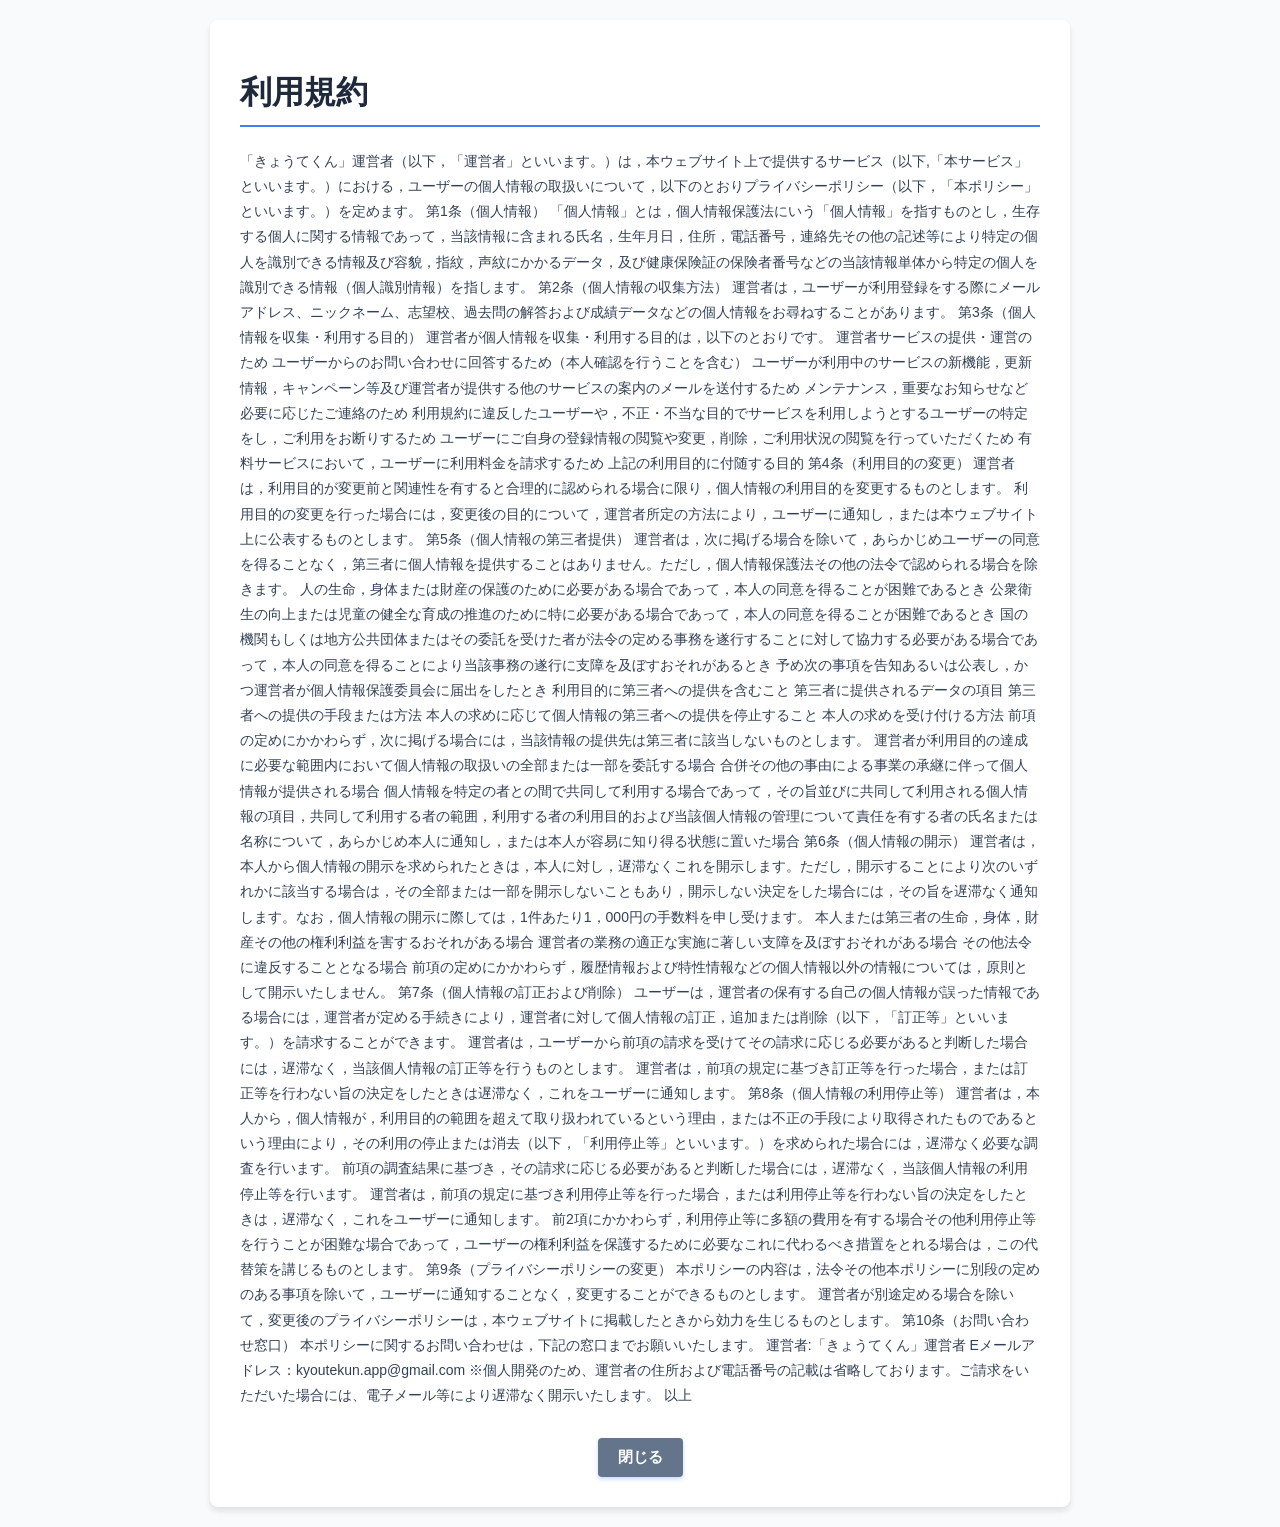
<file: privacy.html>
<!DOCTYPE html>
<html lang="ja">

<head>
    <meta charset="UTF-8">
    <meta name="viewport" content="width=device-width, initial-scale=1.0">
    <title>プライバシーポリシー - きょうてくん</title>
    <link rel="stylesheet" href="style.css">
</head>

<body style="background: #f8fafc; padding: 20px;">
    <div
        style="max-width: 800px; margin: 0 auto; background: white; padding: 30px; border-radius: 8px; box-shadow: 0 4px 6px rgba(0,0,0,0.1);">

        <h1 style="color: #1e293b; border-bottom: 2px solid #3b82f6; padding-bottom: 10px;">利用規約</h1>

        <div style="line-height: 1.8; color: #334155; font-size: 14px;">
            <p>「きょうてくん」運営者（以下，「運営者」といいます。）は，本ウェブサイト上で提供するサービス（以下,「本サービス」といいます。）における，ユーザーの個人情報の取扱いについて，以下のとおりプライバシーポリシー（以下，「本ポリシー」といいます。）を定めます。

                第1条（個人情報）
                「個人情報」とは，個人情報保護法にいう「個人情報」を指すものとし，生存する個人に関する情報であって，当該情報に含まれる氏名，生年月日，住所，電話番号，連絡先その他の記述等により特定の個人を識別できる情報及び容貌，指紋，声紋にかかるデータ，及び健康保険証の保険者番号などの当該情報単体から特定の個人を識別できる情報（個人識別情報）を指します。

                第2条（個人情報の収集方法）
                運営者は，ユーザーが利用登録をする際にメールアドレス、ニックネーム、志望校、過去問の解答および成績データなどの個人情報をお尋ねすることがあります。

                第3条（個人情報を収集・利用する目的）
                運営者が個人情報を収集・利用する目的は，以下のとおりです。

                運営者サービスの提供・運営のため
                ユーザーからのお問い合わせに回答するため（本人確認を行うことを含む）
                ユーザーが利用中のサービスの新機能，更新情報，キャンペーン等及び運営者が提供する他のサービスの案内のメールを送付するため
                メンテナンス，重要なお知らせなど必要に応じたご連絡のため
                利用規約に違反したユーザーや，不正・不当な目的でサービスを利用しようとするユーザーの特定をし，ご利用をお断りするため
                ユーザーにご自身の登録情報の閲覧や変更，削除，ご利用状況の閲覧を行っていただくため
                有料サービスにおいて，ユーザーに利用料金を請求するため
                上記の利用目的に付随する目的
                第4条（利用目的の変更）
                運営者は，利用目的が変更前と関連性を有すると合理的に認められる場合に限り，個人情報の利用目的を変更するものとします。
                利用目的の変更を行った場合には，変更後の目的について，運営者所定の方法により，ユーザーに通知し，または本ウェブサイト上に公表するものとします。
                第5条（個人情報の第三者提供）
                運営者は，次に掲げる場合を除いて，あらかじめユーザーの同意を得ることなく，第三者に個人情報を提供することはありません。ただし，個人情報保護法その他の法令で認められる場合を除きます。
                人の生命，身体または財産の保護のために必要がある場合であって，本人の同意を得ることが困難であるとき
                公衆衛生の向上または児童の健全な育成の推進のために特に必要がある場合であって，本人の同意を得ることが困難であるとき
                国の機関もしくは地方公共団体またはその委託を受けた者が法令の定める事務を遂行することに対して協力する必要がある場合であって，本人の同意を得ることにより当該事務の遂行に支障を及ぼすおそれがあるとき
                予め次の事項を告知あるいは公表し，かつ運営者が個人情報保護委員会に届出をしたとき
                利用目的に第三者への提供を含むこと
                第三者に提供されるデータの項目
                第三者への提供の手段または方法
                本人の求めに応じて個人情報の第三者への提供を停止すること
                本人の求めを受け付ける方法
                前項の定めにかかわらず，次に掲げる場合には，当該情報の提供先は第三者に該当しないものとします。
                運営者が利用目的の達成に必要な範囲内において個人情報の取扱いの全部または一部を委託する場合
                合併その他の事由による事業の承継に伴って個人情報が提供される場合
                個人情報を特定の者との間で共同して利用する場合であって，その旨並びに共同して利用される個人情報の項目，共同して利用する者の範囲，利用する者の利用目的および当該個人情報の管理について責任を有する者の氏名または名称について，あらかじめ本人に通知し，または本人が容易に知り得る状態に置いた場合
                第6条（個人情報の開示）
                運営者は，本人から個人情報の開示を求められたときは，本人に対し，遅滞なくこれを開示します。ただし，開示することにより次のいずれかに該当する場合は，その全部または一部を開示しないこともあり，開示しない決定をした場合には，その旨を遅滞なく通知します。なお，個人情報の開示に際しては，1件あたり1，000円の手数料を申し受けます。
                本人または第三者の生命，身体，財産その他の権利利益を害するおそれがある場合
                運営者の業務の適正な実施に著しい支障を及ぼすおそれがある場合
                その他法令に違反することとなる場合
                前項の定めにかかわらず，履歴情報および特性情報などの個人情報以外の情報については，原則として開示いたしません。
                第7条（個人情報の訂正および削除）
                ユーザーは，運営者の保有する自己の個人情報が誤った情報である場合には，運営者が定める手続きにより，運営者に対して個人情報の訂正，追加または削除（以下，「訂正等」といいます。）を請求することができます。
                運営者は，ユーザーから前項の請求を受けてその請求に応じる必要があると判断した場合には，遅滞なく，当該個人情報の訂正等を行うものとします。
                運営者は，前項の規定に基づき訂正等を行った場合，または訂正等を行わない旨の決定をしたときは遅滞なく，これをユーザーに通知します。
                第8条（個人情報の利用停止等）
                運営者は，本人から，個人情報が，利用目的の範囲を超えて取り扱われているという理由，または不正の手段により取得されたものであるという理由により，その利用の停止または消去（以下，「利用停止等」といいます。）を求められた場合には，遅滞なく必要な調査を行います。
                前項の調査結果に基づき，その請求に応じる必要があると判断した場合には，遅滞なく，当該個人情報の利用停止等を行います。
                運営者は，前項の規定に基づき利用停止等を行った場合，または利用停止等を行わない旨の決定をしたときは，遅滞なく，これをユーザーに通知します。
                前2項にかかわらず，利用停止等に多額の費用を有する場合その他利用停止等を行うことが困難な場合であって，ユーザーの権利利益を保護するために必要なこれに代わるべき措置をとれる場合は，この代替策を講じるものとします。
                第9条（プライバシーポリシーの変更）
                本ポリシーの内容は，法令その他本ポリシーに別段の定めのある事項を除いて，ユーザーに通知することなく，変更することができるものとします。
                運営者が別途定める場合を除いて，変更後のプライバシーポリシーは，本ウェブサイトに掲載したときから効力を生じるものとします。
                第10条（お問い合わせ窓口）
                本ポリシーに関するお問い合わせは，下記の窓口までお願いいたします。

                運営者:「きょうてくん」運営者
                Eメールアドレス：kyoutekun.app@gmail.com
                ※個人開発のため、運営者の住所および電話番号の記載は省略しております。ご請求をいただいた場合には、電子メール等により遅滞なく開示いたします。

                以上</p>
        </div>

        <div style="text-align: center; margin-top: 30px;">
            <button onclick="window.close()"
                style="padding: 10px 20px; background: #64748b; color: white; border: none; border-radius: 4px; cursor: pointer;">閉じる</button>
        </div>
    </div>
</body>

</html>
</file>
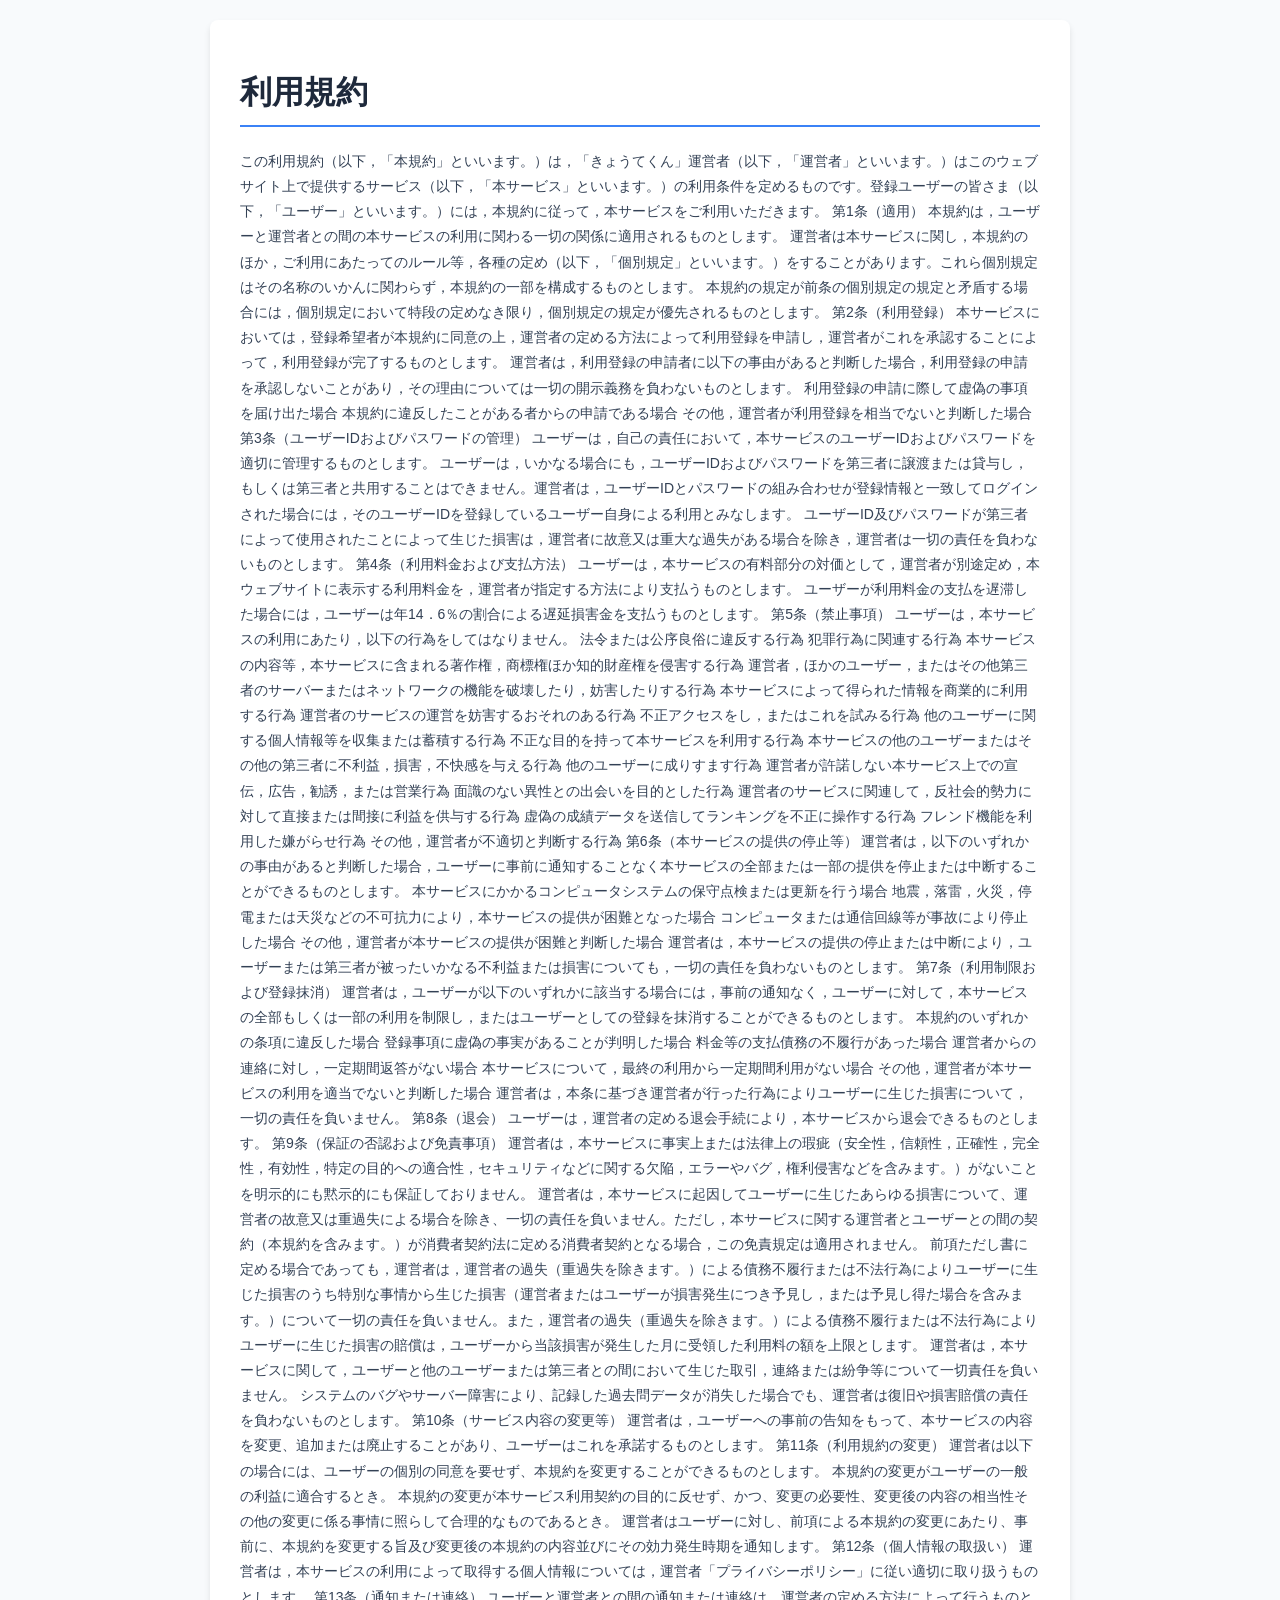
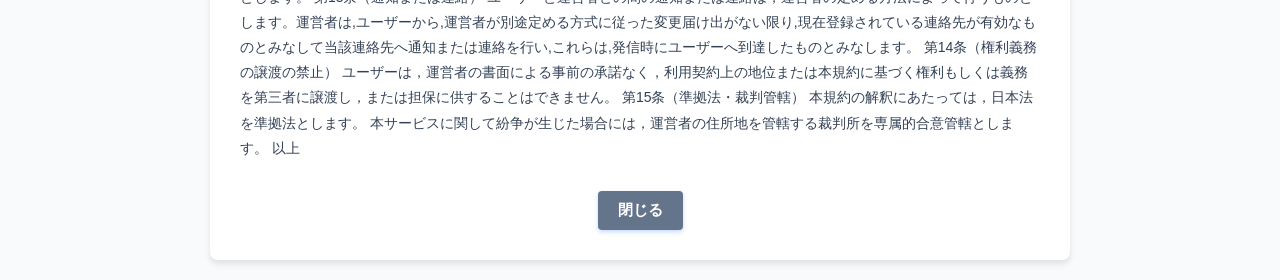
<file: terms.html>
<!DOCTYPE html>
<html lang="ja">

<head>
    <meta charset="UTF-8">
    <meta name="viewport" content="width=device-width, initial-scale=1.0">
    <title>利用規約 - きょうてくん</title>
    <link rel="stylesheet" href="style.css">
</head>

<body style="background: #f8fafc; padding: 20px;">
    <div
        style="max-width: 800px; margin: 0 auto; background: white; padding: 30px; border-radius: 8px; box-shadow: 0 4px 6px rgba(0,0,0,0.1);">

        <h1 style="color: #1e293b; border-bottom: 2px solid #3b82f6; padding-bottom: 10px;">利用規約</h1>

        <div style="line-height: 1.8; color: #334155; font-size: 14px;">
            <p>この利用規約（以下，「本規約」といいます。）は，「きょうてくん」運営者（以下，「運営者」といいます。）はこのウェブサイト上で提供するサービス（以下，「本サービス」といいます。）の利用条件を定めるものです。登録ユーザーの皆さま（以下，「ユーザー」といいます。）には，本規約に従って，本サービスをご利用いただきます。

                第1条（適用）
                本規約は，ユーザーと運営者との間の本サービスの利用に関わる一切の関係に適用されるものとします。
                運営者は本サービスに関し，本規約のほか，ご利用にあたってのルール等，各種の定め（以下，「個別規定」といいます。）をすることがあります。これら個別規定はその名称のいかんに関わらず，本規約の一部を構成するものとします。
                本規約の規定が前条の個別規定の規定と矛盾する場合には，個別規定において特段の定めなき限り，個別規定の規定が優先されるものとします。
                第2条（利用登録）
                本サービスにおいては，登録希望者が本規約に同意の上，運営者の定める方法によって利用登録を申請し，運営者がこれを承認することによって，利用登録が完了するものとします。
                運営者は，利用登録の申請者に以下の事由があると判断した場合，利用登録の申請を承認しないことがあり，その理由については一切の開示義務を負わないものとします。
                利用登録の申請に際して虚偽の事項を届け出た場合
                本規約に違反したことがある者からの申請である場合
                その他，運営者が利用登録を相当でないと判断した場合
                第3条（ユーザーIDおよびパスワードの管理）
                ユーザーは，自己の責任において，本サービスのユーザーIDおよびパスワードを適切に管理するものとします。
                ユーザーは，いかなる場合にも，ユーザーIDおよびパスワードを第三者に譲渡または貸与し，もしくは第三者と共用することはできません。運営者は，ユーザーIDとパスワードの組み合わせが登録情報と一致してログインされた場合には，そのユーザーIDを登録しているユーザー自身による利用とみなします。
                ユーザーID及びパスワードが第三者によって使用されたことによって生じた損害は，運営者に故意又は重大な過失がある場合を除き，運営者は一切の責任を負わないものとします。
                第4条（利用料金および支払方法）
                ユーザーは，本サービスの有料部分の対価として，運営者が別途定め，本ウェブサイトに表示する利用料金を，運営者が指定する方法により支払うものとします。
                ユーザーが利用料金の支払を遅滞した場合には，ユーザーは年14．6％の割合による遅延損害金を支払うものとします。
                第5条（禁止事項）
                ユーザーは，本サービスの利用にあたり，以下の行為をしてはなりません。

                法令または公序良俗に違反する行為
                犯罪行為に関連する行為
                本サービスの内容等，本サービスに含まれる著作権，商標権ほか知的財産権を侵害する行為
                運営者，ほかのユーザー，またはその他第三者のサーバーまたはネットワークの機能を破壊したり，妨害したりする行為
                本サービスによって得られた情報を商業的に利用する行為
                運営者のサービスの運営を妨害するおそれのある行為
                不正アクセスをし，またはこれを試みる行為
                他のユーザーに関する個人情報等を収集または蓄積する行為
                不正な目的を持って本サービスを利用する行為
                本サービスの他のユーザーまたはその他の第三者に不利益，損害，不快感を与える行為
                他のユーザーに成りすます行為
                運営者が許諾しない本サービス上での宣伝，広告，勧誘，または営業行為
                面識のない異性との出会いを目的とした行為
                運営者のサービスに関連して，反社会的勢力に対して直接または間接に利益を供与する行為
                虚偽の成績データを送信してランキングを不正に操作する行為
                フレンド機能を利用した嫌がらせ行為
                その他，運営者が不適切と判断する行為
                第6条（本サービスの提供の停止等）
                運営者は，以下のいずれかの事由があると判断した場合，ユーザーに事前に通知することなく本サービスの全部または一部の提供を停止または中断することができるものとします。
                本サービスにかかるコンピュータシステムの保守点検または更新を行う場合
                地震，落雷，火災，停電または天災などの不可抗力により，本サービスの提供が困難となった場合
                コンピュータまたは通信回線等が事故により停止した場合
                その他，運営者が本サービスの提供が困難と判断した場合
                運営者は，本サービスの提供の停止または中断により，ユーザーまたは第三者が被ったいかなる不利益または損害についても，一切の責任を負わないものとします。
                第7条（利用制限および登録抹消）
                運営者は，ユーザーが以下のいずれかに該当する場合には，事前の通知なく，ユーザーに対して，本サービスの全部もしくは一部の利用を制限し，またはユーザーとしての登録を抹消することができるものとします。
                本規約のいずれかの条項に違反した場合
                登録事項に虚偽の事実があることが判明した場合
                料金等の支払債務の不履行があった場合
                運営者からの連絡に対し，一定期間返答がない場合
                本サービスについて，最終の利用から一定期間利用がない場合
                その他，運営者が本サービスの利用を適当でないと判断した場合
                運営者は，本条に基づき運営者が行った行為によりユーザーに生じた損害について，一切の責任を負いません。
                第8条（退会）
                ユーザーは，運営者の定める退会手続により，本サービスから退会できるものとします。

                第9条（保証の否認および免責事項）
                運営者は，本サービスに事実上または法律上の瑕疵（安全性，信頼性，正確性，完全性，有効性，特定の目的への適合性，セキュリティなどに関する欠陥，エラーやバグ，権利侵害などを含みます。）がないことを明示的にも黙示的にも保証しておりません。
                運営者は，本サービスに起因してユーザーに生じたあらゆる損害について、運営者の故意又は重過失による場合を除き、一切の責任を負いません。ただし，本サービスに関する運営者とユーザーとの間の契約（本規約を含みます。）が消費者契約法に定める消費者契約となる場合，この免責規定は適用されません。
                前項ただし書に定める場合であっても，運営者は，運営者の過失（重過失を除きます。）による債務不履行または不法行為によりユーザーに生じた損害のうち特別な事情から生じた損害（運営者またはユーザーが損害発生につき予見し，または予見し得た場合を含みます。）について一切の責任を負いません。また，運営者の過失（重過失を除きます。）による債務不履行または不法行為によりユーザーに生じた損害の賠償は，ユーザーから当該損害が発生した月に受領した利用料の額を上限とします。
                運営者は，本サービスに関して，ユーザーと他のユーザーまたは第三者との間において生じた取引，連絡または紛争等について一切責任を負いません。
                システムのバグやサーバー障害により、記録した過去問データが消失した場合でも、運営者は復旧や損害賠償の責任を負わないものとします。
                第10条（サービス内容の変更等）
                運営者は，ユーザーへの事前の告知をもって、本サービスの内容を変更、追加または廃止することがあり、ユーザーはこれを承諾するものとします。

                第11条（利用規約の変更）
                運営者は以下の場合には、ユーザーの個別の同意を要せず、本規約を変更することができるものとします。
                本規約の変更がユーザーの一般の利益に適合するとき。
                本規約の変更が本サービス利用契約の目的に反せず、かつ、変更の必要性、変更後の内容の相当性その他の変更に係る事情に照らして合理的なものであるとき。
                運営者はユーザーに対し、前項による本規約の変更にあたり、事前に、本規約を変更する旨及び変更後の本規約の内容並びにその効力発生時期を通知します。
                第12条（個人情報の取扱い）
                運営者は，本サービスの利用によって取得する個人情報については，運営者「プライバシーポリシー」に従い適切に取り扱うものとします。

                第13条（通知または連絡）
                ユーザーと運営者との間の通知または連絡は，運営者の定める方法によって行うものとします。運営者は,ユーザーから,運営者が別途定める方式に従った変更届け出がない限り,現在登録されている連絡先が有効なものとみなして当該連絡先へ通知または連絡を行い,これらは,発信時にユーザーへ到達したものとみなします。

                第14条（権利義務の譲渡の禁止）
                ユーザーは，運営者の書面による事前の承諾なく，利用契約上の地位または本規約に基づく権利もしくは義務を第三者に譲渡し，または担保に供することはできません。

                第15条（準拠法・裁判管轄）
                本規約の解釈にあたっては，日本法を準拠法とします。
                本サービスに関して紛争が生じた場合には，運営者の住所地を管轄する裁判所を専属的合意管轄とします。
                以上</p>
        </div>

        <div style="text-align: center; margin-top: 30px;">
            <button onclick="window.close()"
                style="padding: 10px 20px; background: #64748b; color: white; border: none; border-radius: 4px; cursor: pointer;">閉じる</button>
        </div>
    </div>
</body>

</html>
</file>
<file: style.css>
/* =========================================
   1. 全体の設定（カラーパレットと基本フォント）
   ========================================= */
:root {
    --primary: #3b82f6;
    /* メインの青色 */
    --primary-dark: #2563eb;
    /* ホバー時の濃い青 */
    --bg-color: #f1f5f9;
    /* 背景の薄いグレー */
    --surface: #ffffff;
    /* カードの白色 */
    --text-main: #1e293b;
    /* メインテキスト（濃いグレー） */
    --text-muted: #64748b;
    /* サブテキスト */
    --border: #e2e8f0;
    /* 境界線の色 */
    --accent: #ef4444;
    /* アクセント（赤） */
    --shadow: 0 4px 6px -1px rgba(0, 0, 0, 0.1), 0 2px 4px -1px rgba(0, 0, 0, 0.06);
}

body {
    font-family: 'Helvetica Neue', Arial, 'Hiragino Kaku Gothic ProN', 'Hiragino Sans', Meiryo, sans-serif;
    margin: 0;
    background: var(--bg-color);
    color: var(--text-main);
}

/* =========================================
   2. レイアウト（サイドバーとメイン画面）
   ========================================= */
.app-container {
    display: flex;
    height: 100vh;
}

.sidebar {
    width: 260px;
    background: linear-gradient(180deg, #1e293b 0%, #0f172a 100%);
    color: white;
    display: flex;
    flex-direction: column;
    box-shadow: 2px 0 10px rgba(0, 0, 0, 0.1);
    z-index: 10;
}

.sidebar-header {
    padding: 25px 20px;
    text-align: center;
    border-bottom: 1px solid #334155;
}

.sidebar-header h1 {
    margin: 0;
    font-size: 27px;
    letter-spacing: 2px;
}

.nav-menu {
    list-style: none;
    padding: 10px 0;
    margin: 0;
}

.nav-menu li {
    padding: 18px 25px;
    font-size: 16px;
    cursor: pointer;
    transition: all 0.3s ease;
    border-left: 4px solid transparent;
}

.nav-menu li:hover {
    background: rgba(255, 255, 255, 0.05);
    padding-left: 30px;
    /* ホバー時に少し右に動く */
}

.nav-menu li.active {
    background: rgba(255, 255, 255, 0.1);
    border-left: 4px solid var(--primary);
    font-weight: bold;
}

.main-content {
    flex-grow: 1;
    padding: 40px;
    overflow-y: auto;
}

/* =========================================
   3. タブとカードのデザイン
   ========================================= */
.tab-section {
    display: none;
    background: var(--surface);
    border-radius: 12px;
    padding: 30px;
    box-shadow: var(--shadow);
    max-width: 1000px;
    margin: 0 auto;
    animation: fadeIn 0.4s ease;
    /* タブ切り替え時のフワッと表示 */
}

.tab-section.active {
    display: block;
}

@keyframes fadeIn {
    from {
        opacity: 0;
        transform: translateY(10px);
    }

    to {
        opacity: 1;
        transform: translateY(0);
    }
}

h2 {
    border-bottom: 2px solid var(--primary);
    padding-bottom: 10px;
    margin-top: 0;
    color: var(--text-main);
}

/* =========================================
   4. ボタンと入力フォーム
   ========================================= */
button {
    background: var(--primary);
    color: white;
    border: none;
    padding: 10px 20px;
    border-radius: 6px;
    font-size: 15px;
    font-weight: bold;
    cursor: pointer;
    box-shadow: 0 2px 4px rgba(59, 130, 246, 0.3);
    transition: all 0.2s;
}

button:hover {
    background: var(--primary-dark);
    transform: translateY(-2px);
    /* ホバー時に少し浮く */
    box-shadow: 0 4px 8px rgba(59, 130, 246, 0.4);
}

select,
input[type="text"] {
    padding: 8px 12px;
    border: 1px solid var(--border);
    border-radius: 6px;
    font-size: 15px;
    outline: none;
    transition: border 0.3s;
}

select:focus,
input[type="text"]:focus {
    border-color: var(--primary);
    box-shadow: 0 0 0 2px rgba(59, 130, 246, 0.2);
}

/* マークシートを横に並べるためのコンテナ */
.sheet-container {
    display: flex;
    flex-wrap: wrap;
    /* 画面に入り切らない場合は自動で下段に折り返す */
    gap: 30px;
    /* テーブル同士の隙間 */
    justify-content: center;
    /* 画面の中央に寄せる */
    margin: 20px 0;
}

/* 小分けにされたマークシートテーブル独自のデザイン */
.mark-table {
    width: auto;
    /* 画面いっぱい(100%)に広がるのを防ぐ */
    margin: 0;
    background: var(--surface);
    border-radius: 8px;
    box-shadow: var(--shadow);
    overflow: hidden;
    /* 角丸を綺麗に適用するため */
}

/* 選択肢の隙間を少しコンパクトにして見やすくする */
.mark-table th,
.mark-table td {
    padding: 6px 10px;
}

.mark-table .choice {
    width: 28px;
    /* 複数列でも画面に収まるように少し小さく */
    height: 28px;
    font-size: 14px;
}

/* =========================================
   5. マークシートのデザイン（本物志向）
   ========================================= */
.sheet-container {
    display: flex;
    justify-content: center;
    margin: 30px 0;
    width: 100%;
    overflow-x: auto;
    /* ★追加：スマホなどの小さな画面でも安全に横スクロールできるようにする */
}

.mark-sheet-block {
    background: #ffffff;
    padding: 30px 40px;
    border-radius: 12px;
    box-shadow: var(--shadow);
    border: 1px solid var(--border);
    max-width: fit-content;
    /* ★変更：600pxの制限を解除し、中身に合わせて枠を広げる */
    margin: 0 auto;
    /* ★追加：画面のど真ん中にセンタリングする */
}

/* 1問ごとの行 */
.mark-row {
    display: flex;
    align-items: center;
    justify-content: center;
    /* ★追加：行の中身を中央に寄せる */
    margin-bottom: 12px;
    padding-bottom: 12px;
    border-bottom: 1px dashed #e2e8f0;
}

.mark-row:last-child {
    border-bottom: none;
    margin-bottom: 0;
    padding-bottom: 0;
}

/* 左側の解答番号 */
.q-num {
    background: #f8fafc;
    color: #475569;
    font-size: 18px;
    font-weight: bold;
    width: 44px;
    height: 44px;
    display: flex;
    justify-content: center;
    align-items: center;
    border-radius: 8px;
    margin-right: 20px;
    /* ★30pxから少し狭めてバランスを良くする */
    border: 2px solid #e2e8f0;
    flex-shrink: 0;
    /* ★追加：画面が狭くても潰れないようにする */
}

/* 丸を横に並べる（10個で折り返して左詰めにする魔法） */
.bubbles {
    display: grid;
    grid-template-columns: repeat(10, max-content);
    /* ★1列に10個並べる方眼紙を作る */
    gap: 10px;
    justify-content: center;
}

/* 選択肢の丸 */
.choice.bubble {
    width: 44px;
    height: 44px;
    border: 2px solid #94a3b8;
    border-radius: 50%;
    display: flex;
    justify-content: center;
    align-items: center;
    color: #64748b;
    font-weight: bold;
    font-size: 18px;
    cursor: pointer;
    background: white;
    transition: all 0.2s;
    -webkit-tap-highlight-color: transparent;
    flex-shrink: 0;
    /* ★追加：画面が狭くても丸が潰れないようにする */
}

/* マウスを乗せたとき */
.choice.bubble:hover {
    background: #f1f5f9;
    border-color: var(--primary);
    color: var(--primary);
}

/* 鉛筆で塗りつぶした状態（黒鉛のような色） */
.choice.bubble.selected {
    background: #334155;
    border-color: #334155;
    color: white;
    /* 塗った後は文字を白抜きにする */
    transform: scale(1.05);
    /* 少しだけ大きくなる */
}

/* -----------------------------------------
   ※成績表などのテーブル用基本設定（残す）
   ----------------------------------------- */
table {
    width: 100%;
    border-collapse: collapse;
    margin: 20px 0;
}

th,
td {
    padding: 12px;
    text-align: center;
    border-bottom: 1px solid var(--border);
}

th {
    background: var(--bg-color);
    font-weight: bold;
    color: var(--text-muted);
}

/* =========================================
   6. 成績画面・ランキング
   ========================================= */
.scoreContainer {
    display: flex;
    flex-direction: column;
    gap: 30px;
}

.topArea {
    display: flex;
    gap: 20px;
}

.judgeBox {
    flex: 1;
    background: #fff1f2;
    border: 2px solid #fda4af;
    border-radius: 12px;
    text-align: center;
    padding: 30px;
    box-shadow: var(--shadow);
}

.judgeBox h3 {
    margin-top: 0;
    color: #be123c;
}

#judgeLetter {
    font-size: 100px;
    font-weight: bold;
    color: var(--accent);
    line-height: 1;
    text-shadow: 2px 2px 4px rgba(0, 0, 0, 0.1);
}

#judgeUniversity {
    font-size: 20px;
    font-weight: bold;
    color: #881337;
    margin-top: 15px;
}

.chartBox {
    flex: 1.5;
    background: var(--bg-color);
    border-radius: 12px;
    padding: 20px;
}

.scoreTable th {
    background: var(--primary);
    color: white;
}

.scoreTable tbody tr:hover {
    background: #f8fafc;
}

tfoot {
    background: #e2e8f0;
    font-weight: bold;
    font-size: 18px;
}

/* =========================================
   6. ランキング王冠（メダル）の装飾
   ========================================= */
.crown {
    display: inline-flex;
    align-items: center;
    justify-content: center;
    gap: 4px;
    font-weight: bold;
    font-size: 16px;
    padding: 4px 10px;
    border-radius: 20px;
    box-shadow: 0 2px 4px rgba(0, 0, 0, 0.05);
}

/* 金の王冠 */
.crown.gold {
    color: #856404;
    background-color: #fff3cd;
    border: 1px solid #ffeeba;
}

/* 銀の王冠 */
.crown.silver {
    color: #4d5154;
    background-color: #e2e3e5;
    border: 1px solid #d6d8db;
}

/* 銅の王冠 */
.crown.bronze {
    color: #721c24;
    background-color: #f8d7da;
    border: 1px solid #f5c6cb;
}

/* =========================================
   7. ゲーム風プロフィール画面
   ========================================= */
.game-profile-container {
    background: var(--surface);
    border-radius: 12px;
    padding: 20px;
    color: var(--text-main);
}

.profile-header {
    display: flex;
    align-items: center;
    gap: 30px;
    background: linear-gradient(135deg, #1e293b, #0f172a);
    padding: 30px;
    border-radius: 12px;
    color: white;
    box-shadow: 0 4px 15px rgba(0, 0, 0, 0.2);
}

.avatar-box {
    width: 100px;
    height: 100px;
    background: white;
    border-radius: 50%;
    padding: 5px;
    border: 3px solid var(--primary);
    box-shadow: 0 0 15px rgba(59, 130, 246, 0.5);
}

.avatar-box img {
    width: 100%;
    height: 100%;
    border-radius: 50%;
}

.user-info h3 {
    margin: 0 0 5px 0;
    font-size: 24px;
    letter-spacing: 1px;
}

.user-id {
    margin: 0 0 15px 0;
    color: #94a3b8;
    font-size: 14px;
}

/* レベルゲージ */
.level-container {
    width: 300px;
}

.level-text {
    font-weight: bold;
    color: #fcd34d;
    font-size: 18px;
}

.progress-bar-bg {
    width: 100%;
    height: 12px;
    background: rgba(255, 255, 255, 0.2);
    border-radius: 6px;
    margin: 5px 0;
    overflow: hidden;
}

.progress-bar-fill {
    height: 100%;
    background: linear-gradient(90deg, #3b82f6, #60a5fa);
    border-radius: 6px;
    transition: width 1s ease-in-out;
}

.exp-text {
    font-size: 12px;
    color: #cbd5e1;
}

/* フレンド等のステータス */
.profile-stats {
    display: flex;
    gap: 20px;
    margin: 30px 0;
}

.stat-box {
    flex: 1;
    background: #f8fafc;
    border: 1px solid var(--border);
    border-radius: 8px;
    padding: 15px;
    text-align: center;
}

.stat-box h4 {
    margin: 0 0 10px 0;
    color: var(--text-muted);
    font-size: 14px;
}

.stat-box p {
    margin: 0;
    font-size: 20px;
    font-weight: bold;
    color: var(--primary);
}

/* 実績バッジ */
.achievements h3 {
    border-bottom: 2px solid var(--primary);
    padding-bottom: 10px;
    margin-bottom: 20px;
}

.badges-grid {
    display: flex;
    flex-wrap: wrap;
    gap: 15px;
}

.badge {
    padding: 12px 20px;
    border-radius: 8px;
    font-weight: bold;
    font-size: 14px;
    box-shadow: 0 2px 5px rgba(0, 0, 0, 0.1);
    display: flex;
    align-items: center;
    gap: 8px;
}

.badge.gold {
    background: linear-gradient(135deg, #fef08a, #eab308);
    color: #713f12;
    border: 1px solid #ca8a04;
}

.badge.silver {
    background: linear-gradient(135deg, #f1f5f9, #cbd5e1);
    color: #334155;
    border: 1px solid #94a3b8;
}

.badge.bronze {
    background: linear-gradient(135deg, #fed7aa, #f97316);
    color: #7c2d12;
    border: 1px solid #c2410c;
}

.badge.locked {
    background: #f1f5f9;
    color: #94a3b8;
    border: 1px dashed #cbd5e1;
    filter: grayscale(100%);
}

/* =========================================
   8. フレンド画面
   ========================================= */
.friend-search-box {
    background: #f8fafc;
    border: 2px solid #e2e8f0;
    border-radius: 12px;
    padding: 20px;
    box-shadow: 0 2px 4px rgba(0, 0, 0, 0.02);
}

.friend-search-box h3 {
    margin-top: 0;
    color: var(--text-main);
}

.friend-list-grid {
    display: grid;
    grid-template-columns: repeat(auto-fill, minmax(280px, 1fr));
    gap: 20px;
    margin-top: 20px;
}

.friend-card {
    display: flex;
    align-items: center;
    background: var(--surface);
    border: 1px solid var(--border);
    border-radius: 10px;
    padding: 15px;
    box-shadow: var(--shadow);
    transition: transform 0.2s;
}

.friend-card:hover {
    transform: translateY(-2px);
    border-color: var(--primary);
}

.friend-avatar {
    width: 50px;
    height: 50px;
    background: #f1f5f9;
    border-radius: 50%;
    margin-right: 15px;
    border: 2px solid #cbd5e1;
}

.friend-info {
    flex-grow: 1;
}

.friend-info h4 {
    margin: 0 0 5px 0;
    font-size: 16px;
    color: var(--text-main);
}

.friend-info p {
    margin: 0;
    font-size: 12px;
    color: var(--text-muted);
}

.remove-btn {
    background: transparent;
    color: #ef4444;
    border: 1px solid #ef4444;
    padding: 5px 10px;
    font-size: 12px;
    box-shadow: none;
}

.remove-btn:hover {
    background: #fef2f2;
    transform: none;
    box-shadow: none;
}

/* --- 実績通知＆ポップアップ用アニメーション --- */
@keyframes slideInRight {
    0% {
        transform: translateX(120%);
        opacity: 0;
    }

    10% {
        transform: translateX(-10px);
        opacity: 1;
    }

    20% {
        transform: translateX(0);
    }

    100% {
        transform: translateX(0);
        opacity: 1;
    }
}

@keyframes fadeOutUp {
    from {
        transform: translateY(0);
        opacity: 1;
    }

    to {
        transform: translateY(-20px);
        opacity: 0;
    }
}

@keyframes popIn {
    0% {
        transform: scale(0.8);
        opacity: 0;
    }

    100% {
        transform: scale(1);
        opacity: 1;
    }
}

.achievement-toast {
    background: linear-gradient(135deg, #1e293b, #0f172a);
    color: white;
    padding: 15px 25px;
    border-radius: 10px;
    border-left: 6px solid #fcd34d;
    box-shadow: 0 8px 25px rgba(0, 0, 0, 0.4);
    display: flex;
    align-items: center;
    gap: 15px;
    animation: slideInRight 5s ease-in-out forwards;
    min-width: 260px;
    pointer-events: auto;
}

.achievement-icon {
    font-size: 32px;
    filter: drop-shadow(0 0 8px rgba(252, 211, 77, 0.6));
}

.achievement-content h4 {
    margin: 0 0 5px 0;
    color: #fcd34d;
    font-size: 16px;
    letter-spacing: 1px;
}

.achievement-content p {
    margin: 0;
    font-size: 13px;
    color: #cbd5e1;
}

/* --- スマホ最適化：ボトムナビゲーション --- */
.bottom-nav {
    display: none;
    position: fixed;
    bottom: 0;
    left: 0;
    width: 100%;
    background: #ffffff;
    box-shadow: 0 -2px 10px rgba(0, 0, 0, 0.1);
    z-index: 1000;
    justify-content: space-around;
    padding: 5px 0;
    padding-bottom: env(safe-area-inset-bottom);
    /* スマホ画面下の余白対応 */
}

.bottom-nav .nav-item {
    text-align: center;
    color: #64748b;
    font-size: 11px;
    font-weight: bold;
    cursor: pointer;
    flex: 1;
    padding: 8px 0;
    transition: 0.2s;
}

.bottom-nav .nav-item.active {
    color: var(--primary);
}

.bottom-nav .nav-icon {
    font-size: 22px;
    margin-bottom: 3px;
}

/* --- スマホ最適化：ボトムナビゲーション --- */
.bottom-nav {
    display: none;
    position: fixed;
    bottom: 0;
    left: 0;
    width: 100%;
    background: #ffffff;
    box-shadow: 0 -2px 10px rgba(0, 0, 0, 0.1);
    z-index: 1000;
    justify-content: space-around;
    padding: 5px 0;
    padding-bottom: env(safe-area-inset-bottom);
    /* スマホ画面下の余白対応 */
}

.bottom-nav .nav-item {
    text-align: center;
    color: #64748b;
    font-size: 11px;
    font-weight: bold;
    cursor: pointer;
    flex: 1;
    padding: 8px 0;
    transition: 0.2s;
}

.bottom-nav .nav-item.active {
    color: var(--primary);
}

.bottom-nav .nav-icon {
    font-size: 22px;
    margin-bottom: 3px;
}

@media (max-width: 768px) {
    .sidebar {
        display: none;
        /* スマホでは左側のメニューを隠す */
    }

    .bottom-nav {
        display: flex;
        /* スマホでは下メニューを表示 */
    }

    .app-container {
        margin-bottom: 70px;
        /* メニューに隠れないように余白を作る */
    }
}

/* --- カウントダウン表示のレスポンシブ対応 --- */
.countdown-mobile {
    display: none !important;
    /* PCではスマホ用を隠す */
}

@media (max-width: 768px) {
    .countdown-mobile {
        display: flex !important;
        /* スマホではスマホ用を出す */
    }

    .countdown-pc {
        display: none !important;
        /* スマホでは左下のPC用を隠す */
    }
}

/* --- 一番下までスクロールできるように余白を追加 --- */
.main-content {
    padding-bottom: 100px;
}

.tab-section {
    padding-bottom: 40px;
}

/* --- スマホ表示のさらなる最適化（レイアウト崩れ防止・強力版） --- */
@media (max-width: 768px) {

    /* ★全体が横ズレするのを防ぐ */
    .scoreContainer {
        padding-bottom: 15px !important;
    }

    /* ★テーブルを囲んでいる下のエリアだけを横スクロールさせる */
    .bottomArea {
        overflow-x: auto !important;
        width: 100% !important;
        padding-bottom: 10px !important;
    }

    .scoreTable {
        min-width: 500px !important;
    }

    /* ズーム防止とマークシート調整 */
    input,
    select,
    button {
        font-size: 16px !important;
    }

    .mark-row {
        gap: 5px !important;
    }

    .choice {
        width: 28px !important;
        height: 28px !important;
        font-size: 13px !important;
        margin: 1px !important;
    }

    /* ★プロフィール＆ランキングの縦並び化 */
    .profile-header {
        flex-direction: column !important;
        align-items: center !important;
        text-align: center !important;
        gap: 15px !important;
    }

    .profile-stats {
        flex-direction: column !important;
        gap: 10px !important;
    }

    /* フレンド＆ランキングの検索枠 */
    .friend-search-box>div {
        flex-direction: column !important;
    }

    .friend-search-box button {
        width: 100% !important;
        margin-top: 5px !important;
    }

    #tab-ranking select,
    #tab-ranking button {
        width: 100% !important;
        margin-top: 5px !important;
        margin-bottom: 5px !important;
        display: block !important;
    }

    /* グリッド（バッジ・フレンド一覧）を1列にする */
    .friend-list-grid {
        grid-template-columns: 1fr !important;
        display: grid !important;
    }

    /* ★ 実績バッジは広げず、文字の長さに合わせてコンパクトに並べる */
    .badges-grid {
        display: flex !important;
        flex-wrap: wrap !important;
        gap: 10px !important;
    }
}

/* --- 成績タブ（成績・グラフ・詳細レポート）のスマホ最適化（強力版） --- */
@media (max-width: 768px) {

    /* 年度・志望校の選択プルダウンを縦並びに */
    #tab-results>div:first-of-type {
        flex-direction: column !important;
        align-items: stretch !important;
        gap: 10px !important;
    }

    #result-year,
    #university {
        width: 100% !important;
        box-sizing: border-box !important;
    }

    /* ★ ここが修正の要：判定とグラフを強制的に縦並び（上下）にする */
    .topArea {
        display: flex !important;
        flex-direction: column !important;
        /* 横並びを解除して縦にする魔法 */
        align-items: center !important;
        width: 100% !important;
        gap: 20px !important;
    }

    /* 判定ボックスとグラフボックスの幅を画面いっぱいに広げる */
    .judgeBox,
    .chartBox {
        width: 100% !important;
        max-width: 100% !important;
        box-sizing: border-box !important;
        margin: 0 !important;
    }

    /* グラフが潰れないように、スマホでも高さをしっかり確保する */
    .chartBox {
        min-height: 320px !important;
    }

    /* 詳細レポートの横スクロール対応 */
    #detailed-results-area>div {
        overflow-x: hidden !important;
        padding-bottom: 0 !important;
    }

    /* ★ 表だけをスクロールさせるための専用クラス */
    .detail-table-wrapper {
        overflow-x: auto !important;
        width: 100% !important;
        padding-bottom: 10px !important;
    }

    #detailed-results-area .scoreTable {
        min-width: 450px !important;
    }
}

/* -----------------------------------
   使い方＆お知らせカードのUIデザイン
----------------------------------- */
.info-card {
    background: #ffffff;
    border-radius: 12px;
    padding: 24px;
    margin-bottom: 24px;
    box-shadow: 0 8px 16px rgba(0, 0, 0, 0.05);
    /* 柔らかい影で浮かせる */
    border-left: 6px solid var(--primary);
    /* 左側にアクセントカラーの線 */
}

.info-header {
    display: flex;
    align-items: center;
    gap: 12px;
    margin-bottom: 16px;
    border-bottom: 2px dashed #e2e8f0;
    padding-bottom: 12px;
}

.info-header h2 {
    font-size: 20px;
    color: #1e293b;
    margin: 0;
}

.badge {
    background-color: #ef4444;
    color: white;
    font-size: 12px;
    font-weight: bold;
    padding: 4px 8px;
    border-radius: 20px;
}

.info-body p {
    color: #475569;
    line-height: 1.6;
    margin-bottom: 20px;
}

/* ステップ手順のスタイリング */
.step-list {
    display: flex;
    flex-direction: column;
    gap: 12px;
}

.step-item {
    display: flex;
    align-items: center;
    background: #f8fafc;
    padding: 12px;
    border-radius: 8px;
    transition: transform 0.2s;
    /* ホバー時のアニメーション準備 */
}

/* マウスを乗せたら少し浮き上がるギミック */
.step-item:hover {
    transform: translateX(5px);
    background: #f1f5f9;
}

.step-num {
    background: var(--primary);
    color: white;
    font-weight: bold;
    width: 28px;
    height: 28px;
    border-radius: 50%;
    display: flex;
    align-items: center;
    justify-content: center;
    margin-right: 12px;
    flex-shrink: 0;
}

.step-item p {
    margin: 0;
    font-size: 14px;
    color: #334155;
}

/* -----------------------------------
   フワッと浮かび上がるアニメーション
----------------------------------- */
.fade-in-up {
    opacity: 0;
    animation: fadeInUp 0.8s cubic-bezier(0.16, 1, 0.3, 1) forwards;
}

@keyframes fadeInUp {
    0% {
        opacity: 0;
        transform: translateY(20px);
    }

    100% {
        opacity: 1;
        transform: translateY(0);
    }
}

/* -----------------------------------
   お知らせエリアのUIデザイン
----------------------------------- */
.news-card {
    background: #ffffff;
    border-radius: 12px;
    padding: 24px;
    box-shadow: 0 8px 16px rgba(0, 0, 0, 0.05);
}

.news-list {
    display: flex;
    flex-direction: column;
    gap: 16px;
}

.news-item {
    display: flex;
    align-items: center;
    gap: 16px;
    padding-bottom: 12px;
    border-bottom: 1px solid #f1f5f9;
}

.news-item:last-child {
    border-bottom: none;
    padding-bottom: 0;
}

.news-date {
    font-size: 13px;
    color: #94a3b8;
    font-family: monospace;
    flex-shrink: 0;
}

/* お知らせタグのスタイリング */
.news-tag {
    font-size: 11px;
    font-weight: bold;
    padding: 2px 8px;
    border-radius: 4px;
    flex-shrink: 0;
}

.news-tag.update {
    background: #e0f2fe;
    color: #0369a1;
}

.news-tag.info {
    background: #fee2e2;
    color: #b91c1c;
}

.news-tag.data {
    background: #f0fdf4;
    color: #15803d;
}

.news-title {
    margin: 0;
    font-size: 14px;
    color: #334155;
    font-weight: 500;
}

/* スマホ用の縦並び調整 */
@media (max-width: 600px) {
    .news-item {
        flex-direction: column;
        align-items: flex-start;
        gap: 6px;
    }
}

/* --- スマホ表示の余白（左右の隙間）を極限まで小さくする --- */
@media (max-width: 768px) {

    /* 1. 画面全体の枠の余白を減らす（上15px、左右10px、下100px） */
    .main-content {
        padding: 15px 10px 100px 10px !important;
    }

    /* 2. 各タブ（白い大きな箱）の内側の余白を減らす（上下20px、左右15px） */
    .tab-section {
        padding: 20px 15px !important;
    }

    /* 3. ホーム画面の「使い方」や「お知らせ」カードの余白を減らす */
    .info-card,
    .news-card {
        padding: 15px !important;
    }

    /* 4. 各種設定やプロフィールの内側の箱の余白もスッキリさせる */
    #exam-setup-section,
    #direct-input-section,
    .game-profile-container {
        padding: 20px 15px !important;
    }

    /* 5. ヘッダー（ホームなどのタイトル）の文字を少しだけコンパクトに */
    h2 {
        font-size: 20px !important;
        padding-bottom: 8px !important;
        margin-bottom: 15px !important;
    }
}
</file>
